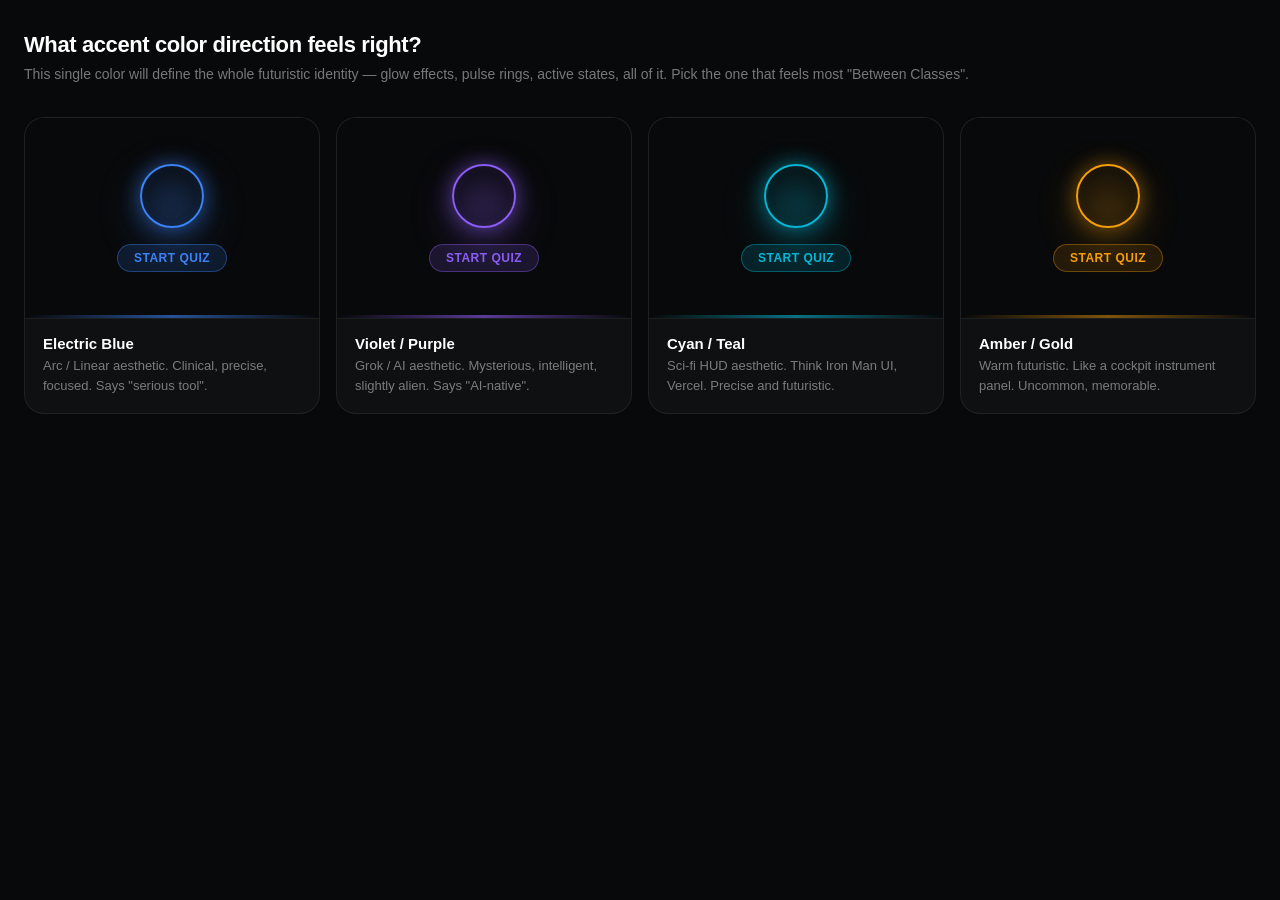
<file: .superpowers/brainstorm/33822-1775921447/content/accent-color.html>
<!DOCTYPE html>
<html lang="en">
<head>
<meta charset="UTF-8">
<meta name="viewport" content="width=device-width, initial-scale=1">
<title>Accent Color Direction</title>
<style>
  * { box-sizing: border-box; margin: 0; padding: 0; }
  body {
    background: #08090a;
    color: #fff;
    font-family: -apple-system, 'Inter', sans-serif;
    padding: 32px 24px 60px;
    min-height: 100vh;
  }
  h2 { font-size: 22px; font-weight: 700; letter-spacing: -0.4px; margin-bottom: 6px; }
  .subtitle { color: rgba(255,255,255,0.45); font-size: 14px; margin-bottom: 32px; line-height: 1.5; }

  .cards {
    display: grid;
    grid-template-columns: repeat(auto-fit, minmax(260px, 1fr));
    gap: 16px;
  }
  .card {
    background: #0f1011;
    border: 1px solid rgba(255,255,255,0.07);
    border-radius: 20px;
    overflow: hidden;
    cursor: pointer;
    transition: all 0.2s ease;
  }
  .card:hover { border-color: rgba(255,255,255,0.15); transform: translateY(-2px); }
  .card.selected { border-width: 2px; }

  .card-preview {
    height: 200px;
    display: flex;
    flex-direction: column;
    align-items: center;
    justify-content: center;
    position: relative;
    overflow: hidden;
    gap: 16px;
  }

  /* OPTION A — Electric Blue (Arc/Linear style) */
  .preview-a { background: #08090a; }
  .preview-a .glow {
    width: 90px; height: 90px; border-radius: 50%;
    background: radial-gradient(circle, #3b82f6 0%, transparent 70%);
    opacity: 0.5;
    position: absolute;
    top: 50%; left: 50%; transform: translate(-50%, -60%);
    filter: blur(20px);
  }
  .preview-a .ring {
    width: 64px; height: 64px; border-radius: 50%;
    border: 2px solid #3b82f6;
    box-shadow: 0 0 20px rgba(59,130,246,0.5), inset 0 0 10px rgba(59,130,246,0.1);
    z-index: 1;
  }
  .preview-a .pill {
    background: rgba(59,130,246,0.15);
    border: 1px solid rgba(59,130,246,0.4);
    color: #3b82f6;
    padding: 6px 16px;
    border-radius: 100px;
    font-size: 12px;
    font-weight: 600;
    letter-spacing: 0.5px;
    z-index: 1;
  }
  .preview-a .bar {
    position: absolute; bottom: 0; left: 0; right: 0;
    height: 3px;
    background: linear-gradient(90deg, transparent, #3b82f6, transparent);
    opacity: 0.6;
  }

  /* OPTION B — Violet/Purple (Grok/AI style) */
  .preview-b { background: #08090a; }
  .preview-b .glow {
    width: 90px; height: 90px; border-radius: 50%;
    background: radial-gradient(circle, #8b5cf6 0%, transparent 70%);
    opacity: 0.5;
    position: absolute;
    top: 50%; left: 50%; transform: translate(-50%, -60%);
    filter: blur(20px);
  }
  .preview-b .ring {
    width: 64px; height: 64px; border-radius: 50%;
    border: 2px solid #8b5cf6;
    box-shadow: 0 0 20px rgba(139,92,246,0.5), inset 0 0 10px rgba(139,92,246,0.1);
    z-index: 1;
  }
  .preview-b .pill {
    background: rgba(139,92,246,0.15);
    border: 1px solid rgba(139,92,246,0.4);
    color: #8b5cf6;
    padding: 6px 16px;
    border-radius: 100px;
    font-size: 12px;
    font-weight: 600;
    letter-spacing: 0.5px;
    z-index: 1;
  }
  .preview-b .bar {
    position: absolute; bottom: 0; left: 0; right: 0;
    height: 3px;
    background: linear-gradient(90deg, transparent, #8b5cf6, transparent);
    opacity: 0.6;
  }

  /* OPTION C — Cyan/Teal (HUD/terminal style) */
  .preview-c { background: #08090a; }
  .preview-c .glow {
    width: 90px; height: 90px; border-radius: 50%;
    background: radial-gradient(circle, #06b6d4 0%, transparent 70%);
    opacity: 0.5;
    position: absolute;
    top: 50%; left: 50%; transform: translate(-50%, -60%);
    filter: blur(20px);
  }
  .preview-c .ring {
    width: 64px; height: 64px; border-radius: 50%;
    border: 2px solid #06b6d4;
    box-shadow: 0 0 20px rgba(6,182,212,0.5), inset 0 0 10px rgba(6,182,212,0.1);
    z-index: 1;
  }
  .preview-c .pill {
    background: rgba(6,182,212,0.15);
    border: 1px solid rgba(6,182,212,0.4);
    color: #06b6d4;
    padding: 6px 16px;
    border-radius: 100px;
    font-size: 12px;
    font-weight: 600;
    letter-spacing: 0.5px;
    z-index: 1;
  }
  .preview-c .bar {
    position: absolute; bottom: 0; left: 0; right: 0;
    height: 3px;
    background: linear-gradient(90deg, transparent, #06b6d4, transparent);
    opacity: 0.6;
  }

  /* OPTION D — Amber/Orange (warm futuristic) */
  .preview-d { background: #08090a; }
  .preview-d .glow {
    width: 90px; height: 90px; border-radius: 50%;
    background: radial-gradient(circle, #f59e0b 0%, transparent 70%);
    opacity: 0.4;
    position: absolute;
    top: 50%; left: 50%; transform: translate(-50%, -60%);
    filter: blur(20px);
  }
  .preview-d .ring {
    width: 64px; height: 64px; border-radius: 50%;
    border: 2px solid #f59e0b;
    box-shadow: 0 0 20px rgba(245,158,11,0.4), inset 0 0 10px rgba(245,158,11,0.08);
    z-index: 1;
  }
  .preview-d .pill {
    background: rgba(245,158,11,0.12);
    border: 1px solid rgba(245,158,11,0.35);
    color: #f59e0b;
    padding: 6px 16px;
    border-radius: 100px;
    font-size: 12px;
    font-weight: 600;
    letter-spacing: 0.5px;
    z-index: 1;
  }
  .preview-d .bar {
    position: absolute; bottom: 0; left: 0; right: 0;
    height: 3px;
    background: linear-gradient(90deg, transparent, #f59e0b, transparent);
    opacity: 0.5;
  }

  .card-body {
    padding: 16px 18px 18px;
    border-top: 1px solid rgba(255,255,255,0.06);
  }
  .card-body h3 { font-size: 15px; font-weight: 600; margin-bottom: 4px; }
  .card-body p { font-size: 13px; color: rgba(255,255,255,0.45); line-height: 1.5; }

  .card.selected-a { border-color: #3b82f6; }
  .card.selected-b { border-color: #8b5cf6; }
  .card.selected-c { border-color: #06b6d4; }
  .card.selected-d { border-color: #f59e0b; }

  .selected-indicator {
    position: fixed; bottom: 0; left: 0; right: 0;
    padding: 14px 24px;
    background: rgba(8,9,10,0.9);
    backdrop-filter: blur(12px);
    border-top: 1px solid rgba(255,255,255,0.08);
    font-size: 13px;
    color: rgba(255,255,255,0.5);
    text-align: center;
    display: none;
  }
  .selected-indicator.visible { display: block; }
</style>
</head>
<body>
<h2>What accent color direction feels right?</h2>
<p class="subtitle">This single color will define the whole futuristic identity — glow effects, pulse rings, active states, all of it. Pick the one that feels most "Between Classes".</p>

<div class="cards">
  <div class="card" data-choice="a" onclick="pick(this, 'a')">
    <div class="card-preview preview-a">
      <div class="glow"></div>
      <div class="ring"></div>
      <div class="pill">START QUIZ</div>
      <div class="bar"></div>
    </div>
    <div class="card-body">
      <h3>Electric Blue</h3>
      <p>Arc / Linear aesthetic. Clinical, precise, focused. Says "serious tool".</p>
    </div>
  </div>

  <div class="card" data-choice="b" onclick="pick(this, 'b')">
    <div class="card-preview preview-b">
      <div class="glow"></div>
      <div class="ring"></div>
      <div class="pill">START QUIZ</div>
      <div class="bar"></div>
    </div>
    <div class="card-body">
      <h3>Violet / Purple</h3>
      <p>Grok / AI aesthetic. Mysterious, intelligent, slightly alien. Says "AI-native".</p>
    </div>
  </div>

  <div class="card" data-choice="c" onclick="pick(this, 'c')">
    <div class="card-preview preview-c">
      <div class="glow"></div>
      <div class="ring"></div>
      <div class="pill">START QUIZ</div>
      <div class="bar"></div>
    </div>
    <div class="card-body">
      <h3>Cyan / Teal</h3>
      <p>Sci-fi HUD aesthetic. Think Iron Man UI, Vercel. Precise and futuristic.</p>
    </div>
  </div>

  <div class="card" data-choice="d" onclick="pick(this, 'd')">
    <div class="card-preview preview-d">
      <div class="glow"></div>
      <div class="ring"></div>
      <div class="pill">START QUIZ</div>
      <div class="bar"></div>
    </div>
    <div class="card-body">
      <h3>Amber / Gold</h3>
      <p>Warm futuristic. Like a cockpit instrument panel. Uncommon, memorable.</p>
    </div>
  </div>
</div>

<div class="selected-indicator" id="indicator"></div>

<script>
let current = null;
function pick(el, choice) {
  if (current) current.classList.remove('selected', 'selected-a','selected-b','selected-c','selected-d');
  el.classList.add('selected', 'selected-' + choice);
  current = el;
  const label = el.querySelector('h3').textContent;
  const ind = document.getElementById('indicator');
  ind.textContent = '✓ Selected: ' + label + ' — tell Claude in the terminal to continue';
  ind.classList.add('visible');
  // fire event if helper script is available
  if (typeof toggleSelect === 'function') toggleSelect(el);
}
</script>
</body>
</html>
</file>
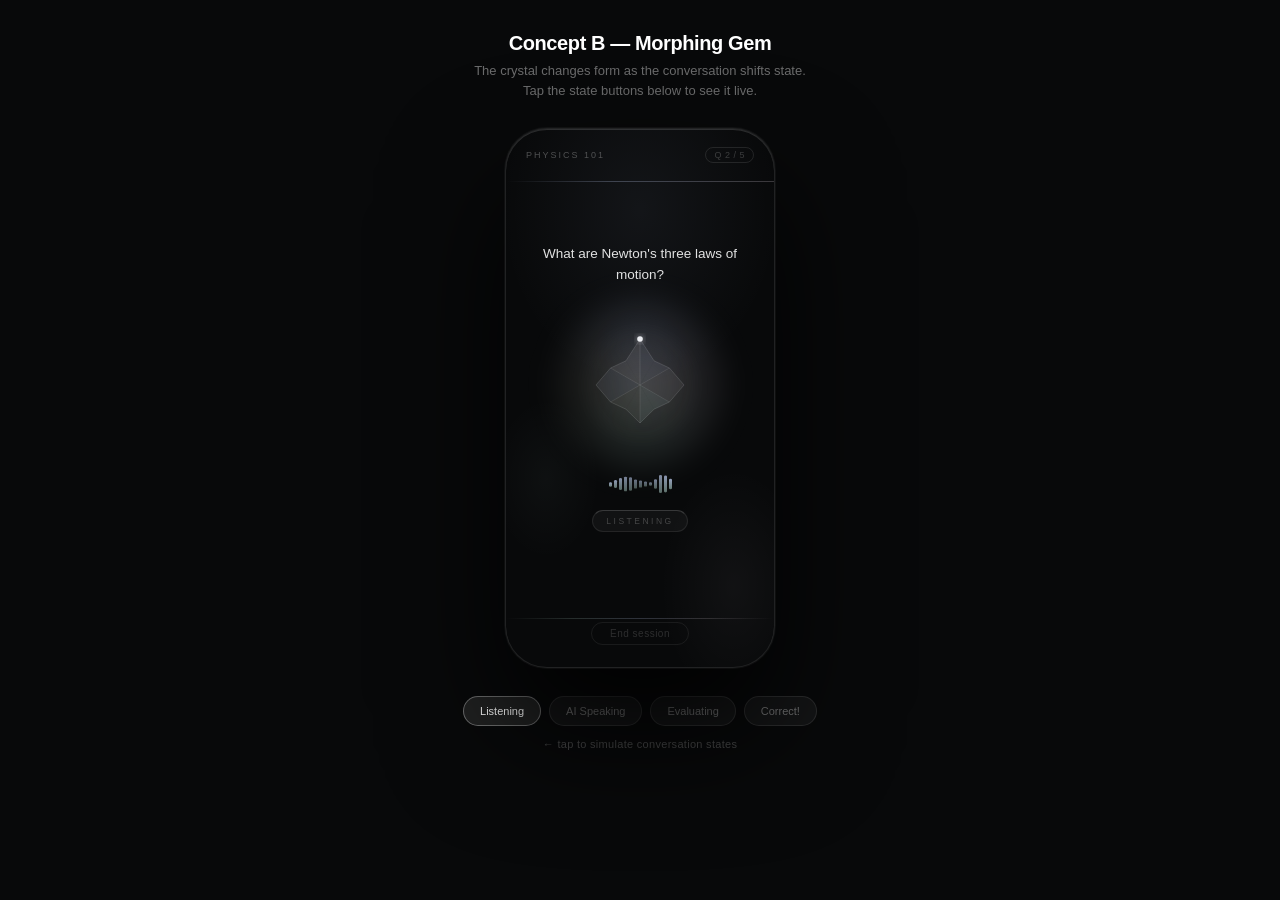
<file: .superpowers/brainstorm/33822-1775921447/content/morphing-gem.html>
<!DOCTYPE html>
<html lang="en">
<head>
<meta charset="UTF-8">
<meta name="viewport" content="width=device-width, initial-scale=1">
<title>Morphing Gem — Concept B Refined</title>
<style>
  * { box-sizing: border-box; margin: 0; padding: 0; }

  body {
    background: #08090a;
    color: #fff;
    font-family: -apple-system, 'Inter', sans-serif;
    display: flex;
    flex-direction: column;
    align-items: center;
    justify-content: flex-start;
    min-height: 100vh;
    padding: 32px 24px 60px;
  }

  h2 { font-size: 20px; font-weight: 700; letter-spacing: -0.4px; margin-bottom: 6px; text-align: center; }
  .subtitle { color: rgba(255,255,255,0.4); font-size: 13px; margin-bottom: 28px; text-align: center; line-height: 1.5; }

  /* Phone shell */
  .phone {
    width: 270px;
    height: 540px;
    background: #08090a;
    border-radius: 42px;
    border: 1px solid rgba(255,255,255,0.1);
    box-shadow:
      0 0 0 1px rgba(255,255,255,0.04),
      inset 0 1px 0 rgba(255,255,255,0.14),
      0 60px 120px rgba(0,0,0,0.85);
    overflow: hidden;
    position: relative;
    flex-shrink: 0;
  }

  /* Iridescent background mesh — shifts with state */
  .bg-mesh {
    position: absolute; inset: 0;
    transition: opacity 1.5s ease;
  }
  .bg-mesh-a {
    background:
      radial-gradient(ellipse 80% 50% at 50% 15%, rgba(200,215,255,0.06) 0%, transparent 65%),
      radial-gradient(ellipse 50% 40% at 85% 85%, rgba(255,240,255,0.04) 0%, transparent 55%),
      radial-gradient(ellipse 40% 30% at 15% 65%, rgba(210,255,240,0.03) 0%, transparent 50%);
    animation: mesh-drift 10s ease-in-out infinite alternate;
  }
  @keyframes mesh-drift {
    0%   { opacity: 0.6; transform: scale(1); }
    100% { opacity: 1; transform: scale(1.04); }
  }

  /* Top chrome */
  .top-bar {
    position: absolute; top: 0; left: 0; right: 0;
    padding: 18px 20px 14px;
    display: flex; justify-content: space-between; align-items: center;
    z-index: 10;
    border-bottom: 1px solid rgba(255,255,255,0);
  }
  .subject-label {
    font-size: 9px; letter-spacing: 2px;
    color: rgba(255,255,255,0.28); font-weight: 500;
  }
  .q-badge {
    font-size: 9px; color: rgba(255,255,255,0.2);
    border: 1px solid rgba(255,255,255,0.1);
    padding: 2px 8px; border-radius: 100px;
    letter-spacing: 0.5px;
  }

  /* Iridescent divider line */
  .irid-line {
    position: absolute; top: 52px; left: 0; right: 0; height: 1px;
    background: linear-gradient(90deg,
      transparent 0%,
      rgba(200,215,255,0.25) 20%,
      rgba(255,240,255,0.2) 50%,
      rgba(210,255,240,0.25) 80%,
      transparent 100%
    );
    z-index: 10;
    animation: irid-shift 6s linear infinite;
    background-size: 200% 100%;
  }
  @keyframes irid-shift {
    0%   { background-position: 0% 0%; }
    100% { background-position: 200% 0%; }
  }

  /* Center content */
  .center {
    position: absolute; inset: 0;
    display: flex; flex-direction: column;
    align-items: center; justify-content: center;
    gap: 0;
    padding: 60px 20px 80px;
    z-index: 5;
  }

  .question-text {
    font-size: 13.5px; font-weight: 500;
    color: rgba(255,255,255,0.88);
    text-align: center; line-height: 1.55;
    margin-bottom: 32px;
    min-height: 54px;
    transition: opacity 0.4s ease;
  }

  /* Gem wrapper */
  .gem-wrap {
    position: relative;
    width: 110px; height: 110px;
    margin-bottom: 28px;
    flex-shrink: 0;
  }

  /* Iridescent ambient glow behind gem */
  .gem-glow {
    position: absolute;
    inset: -24px;
    border-radius: 50%;
    background: conic-gradient(from 0deg at 50% 50%,
      rgba(200,215,255,0.15) 0%,
      rgba(255,240,255,0.10) 90deg,
      rgba(210,255,240,0.12) 180deg,
      rgba(255,250,215,0.08) 270deg,
      rgba(200,215,255,0.15) 360deg
    );
    filter: blur(18px);
    animation: glow-spin 12s linear infinite;
    transition: opacity 0.8s ease;
  }
  @keyframes glow-spin { to { transform: rotate(360deg); } }

  /* Second, smaller inner glow */
  .gem-glow-inner {
    position: absolute;
    inset: -8px;
    border-radius: 50%;
    background: radial-gradient(circle, rgba(255,255,255,0.12) 0%, transparent 70%);
    filter: blur(8px);
    transition: opacity 0.6s ease;
  }

  #gem-svg {
    width: 110px; height: 110px;
    overflow: visible;
  }

  /* Waveform */
  .waveform {
    display: flex; align-items: center; gap: 2.5px;
    height: 32px;
    margin-bottom: 10px;
  }
  .waveform .bar {
    width: 2.5px; border-radius: 100px;
    background: linear-gradient(180deg,
      rgba(200,215,255,0.8) 0%,
      rgba(210,255,240,0.5) 100%
    );
    transform-origin: center;
    transition: transform 0.08s ease, opacity 0.08s ease;
  }

  /* State label */
  .state-chip {
    font-size: 8.5px; letter-spacing: 2.5px;
    color: rgba(255,255,255,0.22);
    background: rgba(255,255,255,0.04);
    border: 1px solid rgba(255,255,255,0.08);
    border-top-color: rgba(255,255,255,0.16);
    padding: 5px 13px; border-radius: 100px;
    transition: color 0.4s ease;
  }

  /* Bottom chrome */
  .bottom-bar {
    position: absolute; bottom: 0; left: 0; right: 0;
    padding: 10px 20px 22px;
    display: flex; justify-content: center;
    z-index: 10;
  }
  .end-btn {
    font-size: 10px; color: rgba(255,255,255,0.15);
    letter-spacing: 0.5px;
    border: 1px solid rgba(255,255,255,0.07);
    border-radius: 100px; padding: 5px 18px;
  }
  .irid-line-bottom {
    position: absolute; bottom: 48px; left: 0; right: 0; height: 1px;
    background: linear-gradient(90deg,
      transparent 0%,
      rgba(210,255,240,0.15) 25%,
      rgba(200,215,255,0.2) 50%,
      rgba(255,240,255,0.15) 75%,
      transparent 100%
    );
    z-index: 10;
  }

  /* State buttons below phone */
  .state-controls {
    margin-top: 28px;
    display: flex; gap: 8px; flex-wrap: wrap; justify-content: center;
  }
  .state-btn {
    font-size: 11px; font-weight: 500;
    color: rgba(255,255,255,0.4);
    background: rgba(255,255,255,0.05);
    border: 1px solid rgba(255,255,255,0.1);
    border-radius: 100px; padding: 8px 16px;
    cursor: pointer; transition: all 0.2s ease;
  }
  .state-btn:hover { background: rgba(255,255,255,0.09); color: rgba(255,255,255,0.7); }
  .state-btn.active {
    background: rgba(255,255,255,0.1);
    border-color: rgba(255,255,255,0.35);
    color: #fff;
  }
  .controls-label {
    font-size: 11px; color: rgba(255,255,255,0.25);
    text-align: center; margin-top: 12px; letter-spacing: 0.3px;
  }
</style>
</head>
<body>

<h2>Concept B — Morphing Gem</h2>
<p class="subtitle">The crystal changes form as the conversation shifts state.<br>Tap the state buttons below to see it live.</p>

<div class="phone">
  <div class="bg-mesh bg-mesh-a"></div>

  <div class="top-bar">
    <div class="subject-label">PHYSICS 101</div>
    <div class="q-badge">Q 2 / 5</div>
  </div>
  <div class="irid-line"></div>

  <div class="center">
    <div class="question-text" id="q-text">
      What are Newton's three laws of motion?
    </div>

    <div class="gem-wrap">
      <div class="gem-glow"></div>
      <div class="gem-glow-inner"></div>
      <svg id="gem-svg" viewBox="0 0 110 110" fill="none" xmlns="http://www.w3.org/2000/svg">
        <!-- faces drawn by JS -->
        <g id="gem-faces"></g>
        <!-- edges drawn by JS -->
        <g id="gem-edges"></g>
        <!-- specular highlights -->
        <g id="gem-specs"></g>
      </svg>
    </div>

    <div class="waveform" id="waveform">
      <div class="bar" style="height:5px"></div>
      <div class="bar" style="height:10px"></div>
      <div class="bar" style="height:18px"></div>
      <div class="bar" style="height:26px"></div>
      <div class="bar" style="height:30px"></div>
      <div class="bar" style="height:24px"></div>
      <div class="bar" style="height:20px"></div>
      <div class="bar" style="height:14px"></div>
      <div class="bar" style="height:8px"></div>
      <div class="bar" style="height:18px"></div>
      <div class="bar" style="height:28px"></div>
      <div class="bar" style="height:22px"></div>
      <div class="bar" style="height:12px"></div>
    </div>

    <div class="state-chip" id="state-chip">LISTENING</div>
  </div>

  <div class="irid-line-bottom"></div>
  <div class="bottom-bar">
    <div class="end-btn">End session</div>
  </div>
</div>

<div class="state-controls">
  <button class="state-btn active" onclick="setState('listening')">Listening</button>
  <button class="state-btn" onclick="setState('speaking')">AI Speaking</button>
  <button class="state-btn" onclick="setState('evaluating')">Evaluating</button>
  <button class="state-btn" onclick="setState('correct')">Correct!</button>
</div>
<div class="controls-label">← tap to simulate conversation states</div>

<script>
const CX = 55, CY = 55, R = 46;

// All shapes use 12 outer vertices for smooth morphing
// Each vertex: [x, y] relative to 110x110 viewbox, center at 55,55
function polarPts(angles, radii) {
  return angles.map((a, i) => {
    const rad = (a - 90) * Math.PI / 180;
    const r = Array.isArray(radii) ? radii[i] : radii;
    return [CX + Math.cos(rad) * r, CY + Math.sin(rad) * r];
  });
}

const N = 12;
const angles = Array.from({length: N}, (_, i) => i * (360/N));

// Shape definitions (outer radii per vertex)
const SHAPES = {
  gem: polarPts(angles, [
    42, 38, 48, 38, 42, 34, // top half - pointy top
    34, 38, 48, 38, 42, 38  // lower half
  ]),
  sphere: polarPts(angles, 44),
  diamond: polarPts(angles, [
    46, 32, 22, 32, 46, 36,
    46, 36, 22, 36, 46, 32
  ]),
  cube: polarPts(angles, [
    40, 44, 40, 44, 40, 44,
    40, 44, 40, 44, 40, 44
  ]),
};

// Better gem shape - proper cut gem with pointed top
const GEM_RADII_FINE = [
  46, // top - tallest
  28, 34,
  44, // widest equator
  34, 28,
  38, // bottom not as pointed
  28, 34,
  44,
  34, 28
];
SHAPES.gem = polarPts(angles, GEM_RADII_FINE);

// Diamond - very pointy top and bottom
const DIAMOND_RADII = [
  48, 22, 18, 22, 48, 26,
  22, 26, 48, 22, 18, 22
];
SHAPES.diamond = polarPts(angles, DIAMOND_RADII);

// Burst/correct - star-like
const BURST_RADII = [
  46, 24, 44, 24, 46, 24,
  44, 24, 46, 24, 44, 24
];
SHAPES.correct = polarPts(angles, BURST_RADII);

// Face color sets per state (iridescent but subtle)
const FACE_COLORS = {
  listening: [
    'rgba(200,215,255,0.08)', 'rgba(255,240,255,0.06)',
    'rgba(210,255,240,0.09)', 'rgba(255,250,215,0.05)',
    'rgba(200,215,255,0.07)', 'rgba(255,240,255,0.08)',
  ],
  speaking: [
    'rgba(240,240,255,0.10)', 'rgba(215,235,255,0.08)',
    'rgba(200,215,255,0.12)', 'rgba(215,255,240,0.08)',
    'rgba(240,240,255,0.10)', 'rgba(200,215,255,0.09)',
  ],
  evaluating: [
    'rgba(255,245,220,0.07)', 'rgba(240,220,255,0.08)',
    'rgba(220,240,255,0.10)', 'rgba(255,240,240,0.06)',
    'rgba(240,255,240,0.09)', 'rgba(255,245,220,0.07)',
  ],
  correct: [
    'rgba(240,255,240,0.12)', 'rgba(215,255,230,0.09)',
    'rgba(240,255,255,0.11)', 'rgba(215,255,215,0.08)',
    'rgba(240,255,240,0.12)', 'rgba(220,255,230,0.10)',
  ],
};

const EDGE_OPACITY = {
  listening: 0.18,
  speaking: 0.22,
  evaluating: 0.20,
  correct: 0.28,
};

const GLOW_SCALE = {
  listening: 1.0,
  speaking: 1.15,
  evaluating: 0.9,
  correct: 1.3,
};

const STATE_LABELS = {
  listening: 'LISTENING',
  speaking: 'AI SPEAKING',
  evaluating: 'EVALUATING',
  correct: 'CORRECT',
};

const Q_TEXTS = {
  listening: 'What are Newton\'s three laws of motion?',
  speaking: 'Great start — the first law is inertia. Can you describe the second?',
  evaluating: 'Evaluating your answer…',
  correct: 'Excellent! 3/3 correct.',
};

// Animation state
let currentPts = SHAPES.gem.map(p => [...p]);
let targetPts = SHAPES.gem.map(p => [...p]);
let morphT = 1.0;
let morphDuration = 700; // ms
let morphStart = 0;
let currentState = 'listening';

function lerp(a, b, t) { return a + (b - a) * t; }
function easeInOut(t) { return t < 0.5 ? 2*t*t : -1+(4-2*t)*t; }

function startMorph(shape) {
  targetPts = SHAPES[shape].map(p => [...p]);
  morphStart = performance.now();
  morphT = 0;
}

function tick(now) {
  if (morphT < 1) {
    const elapsed = now - morphStart;
    morphT = Math.min(elapsed / morphDuration, 1);
    const t = easeInOut(morphT);
    currentPts = currentPts.map((p, i) => [
      lerp(p[0], targetPts[i][0], t),
      lerp(p[1], targetPts[i][1], t),
    ]);
    if (morphT >= 1) currentPts = targetPts.map(p => [...p]);
    renderGem();
  }

  // Animate waveform
  animateWave(now);
  requestAnimationFrame(tick);
}

function renderGem() {
  const colors = FACE_COLORS[currentState];
  const edgeOp = EDGE_OPACITY[currentState];
  const pts = currentPts;
  const n = pts.length;

  // Build faces: triangles from center to each consecutive pair
  let facesHTML = '';
  for (let i = 0; i < n; i++) {
    const a = pts[i];
    const b = pts[(i+1) % n];
    const colorIdx = Math.floor(i / 2) % colors.length;
    const d = `M ${CX},${CY} L ${a[0]},${a[1]} L ${b[0]},${b[1]} Z`;
    facesHTML += `<path d="${d}" fill="${colors[colorIdx]}"/>`;
  }

  // Edges: outer polygon + spokes from center to top vertices
  let edgesHTML = '';
  // Outer polygon
  const outerD = pts.map((p, i) => `${i===0?'M':'L'} ${p[0]},${p[1]}`).join(' ') + ' Z';
  edgesHTML += `<path d="${outerD}" fill="none" stroke="rgba(255,255,255,${edgeOp})" stroke-width="0.7"/>`;

  // Internal spokes to every other vertex (gives facet feel)
  for (let i = 0; i < n; i += 2) {
    const p = pts[i];
    const dist = Math.sqrt((p[0]-CX)**2 + (p[1]-CY)**2);
    const op = (edgeOp * dist / 46).toFixed(3);
    edgesHTML += `<line x1="${CX}" y1="${CY}" x2="${p[0]}" y2="${p[1]}" stroke="rgba(255,255,255,${op})" stroke-width="0.5"/>`;
  }

  // Equator lines (connecting every 3rd vertex across)
  for (let i = 0; i < 3; i++) {
    const a = pts[i * 4];
    const b = pts[(i * 4 + 6) % n];
    edgesHTML += `<line x1="${a[0]}" y1="${a[1]}" x2="${b[0]}" y2="${b[1]}" stroke="rgba(255,255,255,${(edgeOp*0.5).toFixed(3)})" stroke-width="0.35"/>`;
  }

  // Specular: bright dot at topmost point
  let topPt = pts[0];
  for (const p of pts) { if (p[1] < topPt[1]) topPt = p; }
  const specsHTML = `
    <circle cx="${topPt[0]}" cy="${topPt[1]}" r="2.8" fill="rgba(255,255,255,0.92)"/>
    <circle cx="${topPt[0]}" cy="${topPt[1]}" r="5" fill="rgba(255,255,255,0.18)" filter="url(#blur2)"/>
  `;

  document.getElementById('gem-faces').innerHTML = facesHTML;
  document.getElementById('gem-edges').innerHTML = edgesHTML;
  document.getElementById('gem-specs').innerHTML = specsHTML;

  // Add filter def if not present
  const svg = document.getElementById('gem-svg');
  if (!svg.querySelector('defs')) {
    svg.insertAdjacentHTML('afterbegin', `<defs>
      <filter id="blur2"><feGaussianBlur stdDeviation="2"/></filter>
    </defs>`);
  }
}

// Waveform animation
const wvBars = document.querySelectorAll('.waveform .bar');
const baseHeights = [5, 10, 18, 26, 30, 24, 20, 14, 8, 18, 28, 22, 12];
let waveActive = true;

function animateWave(now) {
  if (!waveActive) {
    wvBars.forEach(b => b.style.transform = 'scaleY(0.2)');
    return;
  }
  wvBars.forEach((bar, i) => {
    const phase = (now / 800 + i * 0.38) % (Math.PI * 2);
    const scale = 0.35 + 0.65 * (0.5 + 0.5 * Math.sin(phase));
    bar.style.transform = `scaleY(${scale.toFixed(3)})`;
    bar.style.opacity = (0.4 + 0.6 * scale).toFixed(3);
  });
}

// Auto-morph cycle
let autoMorphIdx = 0;
const morphCycle = ['gem', 'sphere', 'diamond', 'gem', 'cube', 'gem'];
let autoMorphTimer;

function scheduleNextMorph() {
  const delay = 2200 + Math.random() * 800;
  autoMorphTimer = setTimeout(() => {
    autoMorphIdx = (autoMorphIdx + 1) % morphCycle.length;
    startMorph(morphCycle[autoMorphIdx]);
    scheduleNextMorph();
  }, delay);
}

function setState(state) {
  if (state === currentState) return;
  currentState = state;

  // Update buttons
  document.querySelectorAll('.state-btn').forEach(b => {
    b.classList.toggle('active', b.textContent.toLowerCase().startsWith(state.split('_')[0]));
  });

  // Update UI text
  document.getElementById('state-chip').textContent = STATE_LABELS[state];
  document.getElementById('q-text').textContent = Q_TEXTS[state];

  // Update waveform visibility
  waveActive = (state === 'listening' || state === 'speaking');

  // Trigger morph
  clearTimeout(autoMorphTimer);
  const shapeMap = {
    listening: 'gem',
    speaking: 'diamond',
    evaluating: 'cube',
    correct: 'correct',
  };
  autoMorphIdx = 0;
  morphDuration = state === 'correct' ? 400 : 700;
  startMorph(shapeMap[state]);

  // Resume auto-morph for listening/speaking
  if (state === 'listening' || state === 'speaking') {
    setTimeout(scheduleNextMorph, 2000);
  }
}

// Init
renderGem();
requestAnimationFrame(tick);
scheduleNextMorph();
</script>
</body>
</html>
</file>
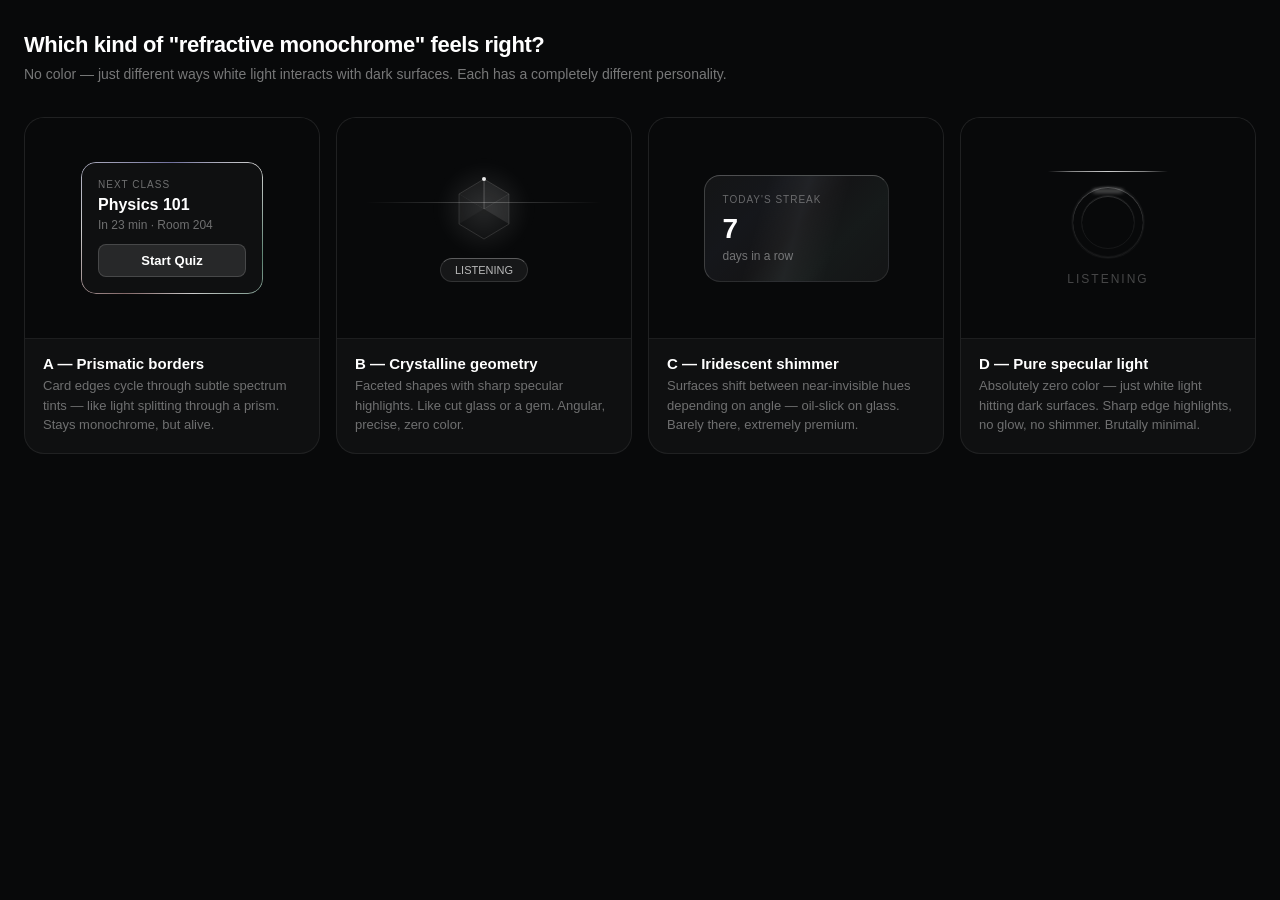
<file: .superpowers/brainstorm/33822-1775921447/content/refractive-direction.html>
<!DOCTYPE html>
<html lang="en">
<head>
<meta charset="UTF-8">
<meta name="viewport" content="width=device-width, initial-scale=1">
<title>Refractive Monochrome Direction</title>
<style>
  * { box-sizing: border-box; margin: 0; padding: 0; }
  body {
    background: #08090a;
    color: #fff;
    font-family: -apple-system, 'Inter', sans-serif;
    padding: 32px 24px 80px;
    min-height: 100vh;
  }
  h2 { font-size: 22px; font-weight: 700; letter-spacing: -0.4px; margin-bottom: 6px; }
  .subtitle { color: rgba(255,255,255,0.45); font-size: 14px; margin-bottom: 32px; line-height: 1.5; }

  .cards {
    display: grid;
    grid-template-columns: repeat(auto-fit, minmax(280px, 1fr));
    gap: 16px;
  }
  .card {
    background: #0f1011;
    border: 1px solid rgba(255,255,255,0.07);
    border-radius: 20px;
    overflow: hidden;
    cursor: pointer;
    transition: all 0.25s ease;
  }
  .card:hover { transform: translateY(-2px); border-color: rgba(255,255,255,0.15); }
  .card.selected { border-color: rgba(255,255,255,0.6); border-width: 2px; }

  .card-preview {
    height: 220px;
    display: flex;
    flex-direction: column;
    align-items: center;
    justify-content: center;
    position: relative;
    overflow: hidden;
    gap: 14px;
    background: #08090a;
  }

  /* A — Prismatic edge: card borders cycle through spectrum tints subtly */
  .preview-a {
    background: #08090a;
  }
  .preview-a .prismatic-card {
    width: 180px;
    background: #0f1011;
    border-radius: 14px;
    padding: 16px;
    position: relative;
    z-index: 1;
  }
  .preview-a .prismatic-card::before {
    content: '';
    position: absolute; inset: -1px;
    border-radius: 15px;
    background: conic-gradient(from 0deg,
      rgba(180,180,255,0.6) 0%,
      rgba(255,255,255,0.8) 15%,
      rgba(180,255,220,0.5) 30%,
      rgba(255,255,255,0.8) 45%,
      rgba(255,200,200,0.5) 60%,
      rgba(255,255,255,0.8) 75%,
      rgba(180,180,255,0.6) 100%
    );
    -webkit-mask: linear-gradient(#fff 0 0) content-box, linear-gradient(#fff 0 0);
    -webkit-mask-composite: destination-out;
    mask-composite: exclude;
    padding: 1px;
    z-index: 0;
  }
  .preview-a .prismatic-card .label { font-size: 10px; letter-spacing: 1px; color: rgba(255,255,255,0.4); margin-bottom: 6px; }
  .preview-a .prismatic-card .subject { font-size: 16px; font-weight: 600; color: #fff; margin-bottom: 4px; }
  .preview-a .prismatic-card .sub { font-size: 12px; color: rgba(255,255,255,0.4); margin-bottom: 12px; }
  .preview-a .prismatic-card .btn {
    background: rgba(255,255,255,0.1);
    border: 1px solid rgba(255,255,255,0.15);
    color: #fff;
    border-radius: 8px;
    padding: 8px 0;
    text-align: center;
    font-size: 13px;
    font-weight: 600;
    width: 100%;
  }
  .preview-a .tag { font-size: 11px; color: rgba(255,255,255,0.35); letter-spacing: 0.5px; }

  /* B — Crystalline geometry: angular facets, sharp specular highlights */
  .preview-b { background: #08090a; }
  .preview-b .crystal {
    position: relative;
    width: 70px; height: 70px;
    z-index: 1;
  }
  .preview-b .crystal svg { width: 100%; height: 100%; }
  .preview-b .crystal-glow {
    position: absolute; inset: -12px;
    background: radial-gradient(circle, rgba(255,255,255,0.12) 0%, transparent 70%);
    border-radius: 50%;
    filter: blur(6px);
  }
  .preview-b .chip {
    background: rgba(255,255,255,0.06);
    border: 1px solid rgba(255,255,255,0.12);
    border-top-color: rgba(255,255,255,0.3);
    color: rgba(255,255,255,0.7);
    padding: 5px 14px;
    border-radius: 100px;
    font-size: 11px;
    font-weight: 500;
    z-index: 1;
  }
  .preview-b .facet-line {
    position: absolute;
    background: linear-gradient(90deg, transparent, rgba(255,255,255,0.25), transparent);
    height: 1px;
    width: 80%;
    top: 38%;
  }

  /* C — Iridescent shimmer: surface has oil-slick hue-shift, stays almost white */
  .preview-c { background: #08090a; }
  .preview-c .shimmer-card {
    width: 185px;
    border-radius: 16px;
    padding: 18px;
    position: relative;
    overflow: hidden;
    background: linear-gradient(135deg,
      rgba(255,255,255,0.05) 0%,
      rgba(200,210,255,0.07) 30%,
      rgba(255,240,255,0.05) 50%,
      rgba(210,255,240,0.07) 70%,
      rgba(255,255,255,0.05) 100%
    );
    border: 1px solid rgba(255,255,255,0.1);
    border-top-color: rgba(255,255,255,0.25);
    border-left-color: rgba(255,255,255,0.18);
  }
  .preview-c .shimmer-card::after {
    content: '';
    position: absolute;
    inset: 0;
    background: linear-gradient(105deg,
      transparent 30%,
      rgba(255,255,255,0.04) 45%,
      rgba(230,240,255,0.06) 50%,
      rgba(255,255,255,0.04) 55%,
      transparent 70%
    );
    pointer-events: none;
  }
  .preview-c .label { font-size: 10px; letter-spacing: 1px; color: rgba(255,255,255,0.35); margin-bottom: 8px; }
  .preview-c .value { font-size: 28px; font-weight: 700; color: #fff; letter-spacing: -1px; margin-bottom: 4px; }
  .preview-c .sub { font-size: 12px; color: rgba(255,255,255,0.4); }

  /* D — Pure specular: no color at all, just sharp geometric light on dark */
  .preview-d { background: #08090a; }
  .preview-d .specular-ring {
    width: 72px; height: 72px; border-radius: 50%;
    border: 1px solid rgba(255,255,255,0.08);
    position: relative;
    z-index: 1;
    box-shadow:
      0 0 0 1px rgba(255,255,255,0.03),
      inset 0 1px 0 rgba(255,255,255,0.25),
      inset 0 -1px 0 rgba(255,255,255,0.04);
  }
  .preview-d .specular-ring::before {
    content: '';
    position: absolute;
    top: 3px; left: 50%; transform: translateX(-50%);
    width: 30px; height: 2px;
    background: rgba(255,255,255,0.6);
    border-radius: 100px;
    filter: blur(2px);
  }
  .preview-d .specular-ring::after {
    content: '';
    position: absolute;
    inset: 8px; border-radius: 50%;
    border: 1px solid rgba(255,255,255,0.06);
    box-shadow: inset 0 1px 0 rgba(255,255,255,0.15);
  }
  .preview-d .specular-text {
    font-size: 12px; color: rgba(255,255,255,0.25);
    letter-spacing: 2px;
    font-weight: 500;
    z-index: 1;
  }
  .preview-d .specular-line {
    width: 120px; height: 1px;
    background: linear-gradient(90deg,
      transparent,
      rgba(255,255,255,0.5) 20%,
      rgba(255,255,255,0.8) 50%,
      rgba(255,255,255,0.5) 80%,
      transparent
    );
    z-index: 1;
  }

  .card-body {
    padding: 16px 18px 18px;
    border-top: 1px solid rgba(255,255,255,0.06);
  }
  .card-body h3 { font-size: 15px; font-weight: 600; margin-bottom: 4px; }
  .card-body p { font-size: 13px; color: rgba(255,255,255,0.4); line-height: 1.5; }

  .selected-indicator {
    position: fixed; bottom: 0; left: 0; right: 0;
    padding: 14px 24px;
    background: rgba(8,9,10,0.95);
    backdrop-filter: blur(12px);
    border-top: 1px solid rgba(255,255,255,0.08);
    font-size: 13px;
    color: rgba(255,255,255,0.5);
    text-align: center;
    display: none;
  }
  .selected-indicator.visible { display: block; }
</style>
</head>
<body>
<h2>Which kind of "refractive monochrome" feels right?</h2>
<p class="subtitle">No color — just different ways white light interacts with dark surfaces. Each has a completely different personality.</p>

<div class="cards">

  <div class="card" data-choice="a" onclick="pick(this,'a')">
    <div class="card-preview preview-a">
      <div class="prismatic-card">
        <div class="label">NEXT CLASS</div>
        <div class="subject">Physics 101</div>
        <div class="sub">In 23 min · Room 204</div>
        <div class="btn">Start Quiz</div>
      </div>
    </div>
    <div class="card-body">
      <h3>A — Prismatic borders</h3>
      <p>Card edges cycle through subtle spectrum tints — like light splitting through a prism. Stays monochrome, but alive.</p>
    </div>
  </div>

  <div class="card" data-choice="b" onclick="pick(this,'b')">
    <div class="card-preview preview-b">
      <div class="facet-line"></div>
      <div class="crystal">
        <div class="crystal-glow"></div>
        <svg viewBox="0 0 70 70" fill="none" xmlns="http://www.w3.org/2000/svg">
          <polygon points="35,5 60,20 60,50 35,65 10,50 10,20" fill="none" stroke="rgba(255,255,255,0.12)" stroke-width="1"/>
          <polygon points="35,5 60,20 35,35" fill="rgba(255,255,255,0.07)"/>
          <polygon points="35,5 10,20 35,35" fill="rgba(255,255,255,0.04)"/>
          <polygon points="60,20 60,50 35,35" fill="rgba(255,255,255,0.09)"/>
          <polygon points="10,20 10,50 35,35" fill="rgba(255,255,255,0.03)"/>
          <line x1="35" y1="5" x2="35" y2="35" stroke="rgba(255,255,255,0.3)" stroke-width="0.75"/>
          <line x1="60" y1="20" x2="35" y2="35" stroke="rgba(255,255,255,0.15)" stroke-width="0.5"/>
          <line x1="10" y1="20" x2="35" y2="35" stroke="rgba(255,255,255,0.08)" stroke-width="0.5"/>
          <!-- specular highlight at top vertex -->
          <circle cx="35" cy="5" r="2" fill="rgba(255,255,255,0.9)"/>
        </svg>
      </div>
      <div class="chip">LISTENING</div>
    </div>
    <div class="card-body">
      <h3>B — Crystalline geometry</h3>
      <p>Faceted shapes with sharp specular highlights. Like cut glass or a gem. Angular, precise, zero color.</p>
    </div>
  </div>

  <div class="card" data-choice="c" onclick="pick(this,'c')">
    <div class="card-preview preview-c">
      <div class="shimmer-card">
        <div class="label">TODAY'S STREAK</div>
        <div class="value">7</div>
        <div class="sub">days in a row</div>
      </div>
    </div>
    <div class="card-body">
      <h3>C — Iridescent shimmer</h3>
      <p>Surfaces shift between near-invisible hues depending on angle — oil-slick on glass. Barely there, extremely premium.</p>
    </div>
  </div>

  <div class="card" data-choice="d" onclick="pick(this,'d')">
    <div class="card-preview preview-d">
      <div class="specular-line"></div>
      <div class="specular-ring"></div>
      <div class="specular-text">LISTENING</div>
    </div>
    <div class="card-body">
      <h3>D — Pure specular light</h3>
      <p>Absolutely zero color — just white light hitting dark surfaces. Sharp edge highlights, no glow, no shimmer. Brutally minimal.</p>
    </div>
  </div>

</div>

<div class="selected-indicator" id="indicator"></div>

<script>
let current = null;
function pick(el, choice) {
  if (current) current.classList.remove('selected');
  el.classList.add('selected');
  current = el;
  const label = el.querySelector('h3').textContent;
  const ind = document.getElementById('indicator');
  ind.textContent = '✓ ' + label + ' — tell Claude in the terminal to continue';
  ind.classList.add('visible');
  if (typeof toggleSelect === 'function') toggleSelect(el);
}
</script>
</body>
</html>
</file>
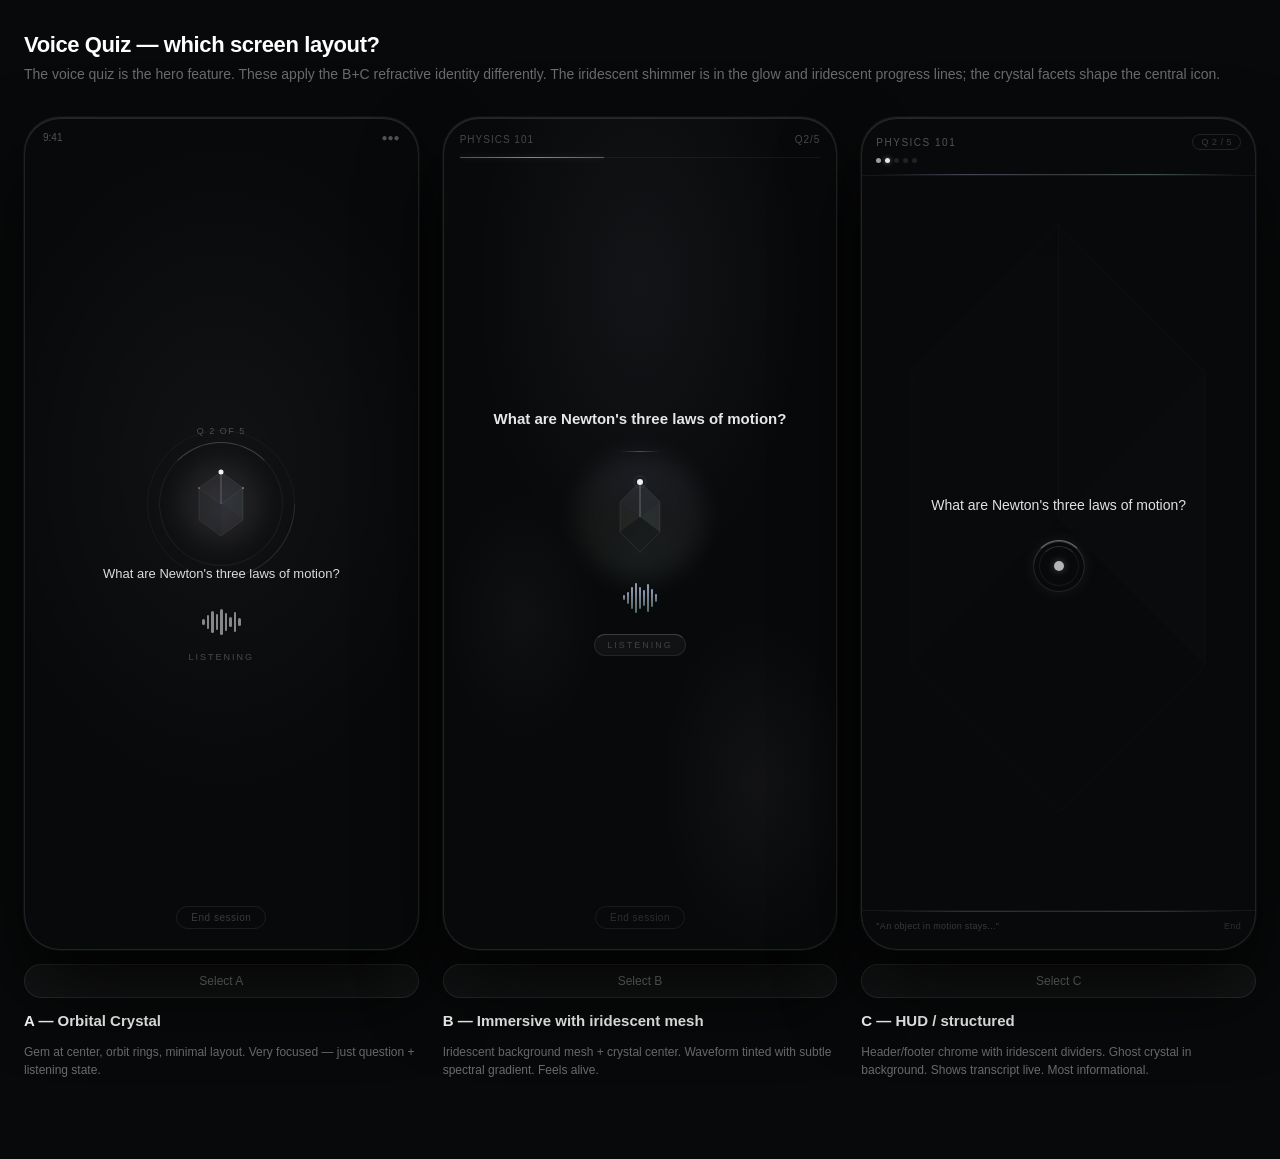
<file: .superpowers/brainstorm/33822-1775921447/content/voice-quiz-concept.html>
<!DOCTYPE html>
<html lang="en">
<head>
<meta charset="UTF-8">
<meta name="viewport" content="width=device-width, initial-scale=1">
<title>Voice Quiz Screen Direction</title>
<style>
  * { box-sizing: border-box; margin: 0; padding: 0; }
  body {
    background: #08090a;
    color: #fff;
    font-family: -apple-system, 'Inter', sans-serif;
    padding: 32px 24px 80px;
  }
  h2 { font-size: 22px; font-weight: 700; letter-spacing: -0.4px; margin-bottom: 6px; }
  .subtitle { color: rgba(255,255,255,0.4); font-size: 14px; margin-bottom: 32px; line-height: 1.5; }

  .phones {
    display: grid;
    grid-template-columns: repeat(auto-fit, minmax(230px, 1fr));
    gap: 24px;
    align-items: start;
  }

  .phone-wrap { display: flex; flex-direction: column; gap: 14px; }
  .phone-label { font-size: 15px; font-weight: 600; }
  .phone-sub { font-size: 12px; color: rgba(255,255,255,0.4); line-height: 1.5; }

  .phone {
    width: 100%;
    aspect-ratio: 9/19;
    background: #08090a;
    border-radius: 36px;
    border: 1px solid rgba(255,255,255,0.1);
    box-shadow:
      0 0 0 1px rgba(255,255,255,0.04),
      inset 0 1px 0 rgba(255,255,255,0.12),
      0 40px 80px rgba(0,0,0,0.8);
    overflow: hidden;
    position: relative;
    cursor: pointer;
    transition: transform 0.25s ease, box-shadow 0.25s ease;
  }
  .phone:hover { transform: translateY(-4px); box-shadow: 0 0 0 1px rgba(255,255,255,0.08), inset 0 1px 0 rgba(255,255,255,0.15), 0 60px 100px rgba(0,0,0,0.9); }
  .phone.selected { box-shadow: 0 0 0 2px rgba(255,255,255,0.5), inset 0 1px 0 rgba(255,255,255,0.2), 0 40px 80px rgba(0,0,0,0.8); }

  /* ─── CONCEPT A: Orbital Crystal ─── */
  .concept-a {
    display: flex; flex-direction: column;
    align-items: center; justify-content: center;
    height: 100%; padding: 20px 16px;
    position: relative;
    background: radial-gradient(ellipse 60% 40% at 50% 42%, rgba(255,255,255,0.04) 0%, transparent 100%);
  }
  .concept-a .status-bar {
    position: absolute; top: 14px; left: 0; right: 0;
    display: flex; justify-content: space-between; padding: 0 18px;
    font-size: 10px; color: rgba(255,255,255,0.3); font-weight: 500;
  }
  .concept-a .q-counter {
    font-size: 9px; letter-spacing: 1.5px; color: rgba(255,255,255,0.25);
    margin-bottom: 28px; margin-top: 20px;
  }
  .concept-a .gem {
    width: 80px; height: 80px; position: relative; margin-bottom: 20px;
    flex-shrink: 0;
  }
  .concept-a .gem svg { width: 100%; height: 100%; }
  .concept-a .gem-glow {
    position: absolute; inset: -16px;
    background: radial-gradient(circle, rgba(200,210,255,0.12) 0%, rgba(255,240,255,0.06) 40%, transparent 70%);
    border-radius: 50%;
    filter: blur(8px);
    animation: breathe 3s ease-in-out infinite;
  }
  @keyframes breathe {
    0%, 100% { opacity: 0.6; transform: scale(0.95); }
    50% { opacity: 1; transform: scale(1.05); }
  }
  .concept-a .orbit-ring {
    position: absolute; inset: -22px;
    border-radius: 50%;
    border: 1px solid rgba(255,255,255,0.06);
    border-top-color: rgba(255,255,255,0.2);
  }
  .concept-a .orbit-ring-2 {
    position: absolute; inset: -34px;
    border-radius: 50%;
    border: 1px solid rgba(255,255,255,0.04);
    border-right-color: rgba(255,255,255,0.12);
    transform: rotate(45deg);
  }
  .concept-a .question {
    font-size: 13px; font-weight: 500;
    text-align: center; color: rgba(255,255,255,0.85);
    line-height: 1.55; margin-bottom: 24px;
    padding: 0 4px;
  }
  .concept-a .waveform {
    display: flex; align-items: center; gap: 2px;
    height: 28px; margin-bottom: 16px;
  }
  .concept-a .waveform span {
    width: 2.5px; border-radius: 100px;
    background: rgba(255,255,255,0.5);
    animation: wave 1.2s ease-in-out infinite;
  }
  .concept-a .waveform span:nth-child(1) { height: 6px; animation-delay: 0s; }
  .concept-a .waveform span:nth-child(2) { height: 14px; animation-delay: 0.1s; }
  .concept-a .waveform span:nth-child(3) { height: 22px; animation-delay: 0.2s; }
  .concept-a .waveform span:nth-child(4) { height: 16px; animation-delay: 0.3s; }
  .concept-a .waveform span:nth-child(5) { height: 26px; animation-delay: 0.15s; }
  .concept-a .waveform span:nth-child(6) { height: 18px; animation-delay: 0.25s; }
  .concept-a .waveform span:nth-child(7) { height: 10px; animation-delay: 0.35s; }
  .concept-a .waveform span:nth-child(8) { height: 20px; animation-delay: 0.05s; }
  .concept-a .waveform span:nth-child(9) { height: 8px; animation-delay: 0.4s; }
  @keyframes wave {
    0%, 100% { transform: scaleY(0.4); opacity: 0.4; }
    50% { transform: scaleY(1); opacity: 1; }
  }
  .concept-a .listen-label {
    font-size: 9px; letter-spacing: 2px; color: rgba(255,255,255,0.25);
  }
  .concept-a .end-btn {
    position: absolute; bottom: 20px;
    font-size: 10px; color: rgba(255,255,255,0.2);
    letter-spacing: 0.5px;
    border: 1px solid rgba(255,255,255,0.08);
    border-radius: 100px; padding: 5px 14px;
  }

  /* ─── CONCEPT B: Full Immersion ─── */
  .concept-b {
    display: flex; flex-direction: column;
    height: 100%; position: relative; overflow: hidden;
  }
  .concept-b .bg-mesh {
    position: absolute; inset: 0;
    background:
      radial-gradient(ellipse 70% 60% at 50% 20%, rgba(210,220,255,0.05) 0%, transparent 60%),
      radial-gradient(ellipse 50% 40% at 80% 80%, rgba(255,240,255,0.04) 0%, transparent 50%),
      radial-gradient(ellipse 40% 30% at 20% 60%, rgba(210,255,240,0.03) 0%, transparent 50%);
  }
  .concept-b .top-bar {
    padding: 16px 16px 0;
    display: flex; justify-content: space-between; align-items: center;
    position: relative; z-index: 2;
  }
  .concept-b .top-bar span { font-size: 10px; color: rgba(255,255,255,0.25); letter-spacing: 1px; }
  .concept-b .progress-track {
    position: relative; z-index: 2;
    margin: 12px 16px 0;
    height: 1px;
    background: rgba(255,255,255,0.06);
  }
  .concept-b .progress-fill {
    height: 100%; width: 40%;
    background: linear-gradient(90deg,
      rgba(200,210,255,0.3),
      rgba(255,240,255,0.5),
      rgba(210,255,240,0.3)
    );
    box-shadow: 0 0 6px rgba(255,255,255,0.2);
  }
  .concept-b .main {
    flex: 1; display: flex; flex-direction: column;
    align-items: center; justify-content: center;
    padding: 16px; position: relative; z-index: 2;
    gap: 20px;
  }
  .concept-b .big-question {
    font-size: 15px; font-weight: 600;
    text-align: center; line-height: 1.5;
    color: rgba(255,255,255,0.9);
  }
  .concept-b .divider {
    width: 40px; height: 1px;
    background: linear-gradient(90deg, transparent, rgba(255,255,255,0.25), transparent);
  }
  .concept-b .crystal-cluster {
    position: relative; width: 90px; height: 90px;
  }
  .concept-b .crystal-cluster svg { width: 100%; height: 100%; }
  .concept-b .irid-glow {
    position: absolute; inset: -20px; border-radius: 50%;
    background: conic-gradient(from 0deg at 50% 50%,
      rgba(200,210,255,0.08) 0%,
      rgba(255,240,255,0.06) 90deg,
      rgba(210,255,240,0.08) 180deg,
      rgba(255,255,220,0.05) 270deg,
      rgba(200,210,255,0.08) 360deg
    );
    filter: blur(12px);
    animation: irid-spin 8s linear infinite;
  }
  @keyframes irid-spin { to { transform: rotate(360deg); } }
  .concept-b .waveform-row {
    display: flex; align-items: center; gap: 2px; height: 32px;
  }
  .concept-b .waveform-row span {
    width: 2px; border-radius: 100px;
    background: linear-gradient(180deg, rgba(200,215,255,0.7), rgba(210,255,240,0.4));
    animation: wave2 1.4s ease-in-out infinite;
  }
  .concept-b .waveform-row span:nth-child(1) { height: 5px; animation-delay: 0s; }
  .concept-b .waveform-row span:nth-child(2) { height: 12px; animation-delay: 0.08s; }
  .concept-b .waveform-row span:nth-child(3) { height: 22px; animation-delay: 0.16s; }
  .concept-b .waveform-row span:nth-child(4) { height: 30px; animation-delay: 0.24s; }
  .concept-b .waveform-row span:nth-child(5) { height: 22px; animation-delay: 0.32s; }
  .concept-b .waveform-row span:nth-child(6) { height: 16px; animation-delay: 0.24s; }
  .concept-b .waveform-row span:nth-child(7) { height: 28px; animation-delay: 0.16s; }
  .concept-b .waveform-row span:nth-child(8) { height: 18px; animation-delay: 0.08s; }
  .concept-b .waveform-row span:nth-child(9) { height: 8px; animation-delay: 0s; }
  @keyframes wave2 {
    0%, 100% { transform: scaleY(0.3); opacity: 0.35; }
    50% { transform: scaleY(1); opacity: 0.9; }
  }
  .concept-b .status-chip {
    font-size: 9px; letter-spacing: 2px; color: rgba(255,255,255,0.2);
    background: rgba(255,255,255,0.04);
    border: 1px solid rgba(255,255,255,0.08);
    border-top-color: rgba(255,255,255,0.18);
    padding: 5px 12px; border-radius: 100px;
  }
  .concept-b .bottom {
    padding: 0 16px 20px;
    position: relative; z-index: 2;
    display: flex; justify-content: center;
  }
  .concept-b .end-btn {
    font-size: 10px; color: rgba(255,255,255,0.15);
    letter-spacing: 0.5px; border: 1px solid rgba(255,255,255,0.07);
    border-radius: 100px; padding: 5px 14px;
  }

  /* ─── CONCEPT C: HUD Layers ─── */
  .concept-c {
    display: flex; flex-direction: column;
    height: 100%; position: relative;
  }
  .concept-c .hud-top {
    padding: 16px 14px 12px;
    border-bottom: 1px solid rgba(255,255,255,0.05);
    position: relative;
  }
  .concept-c .hud-top::after {
    content: '';
    position: absolute; bottom: 0; left: 14px; right: 14px; height: 1px;
    background: linear-gradient(90deg,
      transparent, rgba(200,215,255,0.3), rgba(255,240,255,0.2), rgba(210,255,240,0.3), transparent
    );
  }
  .concept-c .subject-row {
    display: flex; justify-content: space-between; align-items: center;
    margin-bottom: 8px;
  }
  .concept-c .subject-name { font-size: 10px; letter-spacing: 1.5px; color: rgba(255,255,255,0.3); }
  .concept-c .q-badge {
    font-size: 9px; color: rgba(255,255,255,0.2);
    border: 1px solid rgba(255,255,255,0.1); border-radius: 100px;
    padding: 2px 8px; letter-spacing: 0.5px;
  }
  .concept-c .progress-dots {
    display: flex; gap: 4px;
  }
  .concept-c .dot {
    width: 5px; height: 5px; border-radius: 50%;
    background: rgba(255,255,255,0.1);
  }
  .concept-c .dot.done { background: rgba(255,255,255,0.6); }
  .concept-c .dot.active {
    background: rgba(255,255,255,0.9);
    box-shadow: 0 0 5px rgba(220,230,255,0.5);
  }
  .concept-c .question-area {
    flex: 1; display: flex; flex-direction: column;
    align-items: center; justify-content: center; padding: 20px 14px;
    position: relative;
  }
  .concept-c .facet-bg {
    position: absolute; inset: 0; overflow: hidden; opacity: 0.4;
  }
  .concept-c .facet-bg svg { width: 100%; height: 100%; }
  .concept-c .q-text {
    font-size: 14px; font-weight: 500;
    color: rgba(255,255,255,0.88); text-align: center;
    line-height: 1.5; position: relative; z-index: 1;
    margin-bottom: 24px;
  }
  .concept-c .listen-ring {
    width: 52px; height: 52px; border-radius: 50%;
    border: 1px solid rgba(255,255,255,0.1);
    border-top-color: rgba(255,255,255,0.4);
    position: relative; z-index: 1;
    box-shadow: inset 0 1px 0 rgba(255,255,255,0.2), 0 0 16px rgba(200,215,255,0.08);
    display: flex; align-items: center; justify-content: center;
  }
  .concept-c .listen-ring::before {
    content: ''; position: absolute; inset: 5px;
    border-radius: 50%; border: 1px solid rgba(255,255,255,0.06);
    border-top-color: rgba(255,255,255,0.15);
  }
  .concept-c .mic-dot {
    width: 10px; height: 10px; border-radius: 50%;
    background: rgba(255,255,255,0.7);
    box-shadow: 0 0 8px rgba(220,230,255,0.3);
    animation: mic-pulse 2s ease-in-out infinite;
  }
  @keyframes mic-pulse {
    0%, 100% { opacity: 0.5; transform: scale(0.8); }
    50% { opacity: 1; transform: scale(1); }
  }
  .concept-c .hud-bottom {
    padding: 10px 14px 18px;
    border-top: 1px solid rgba(255,255,255,0.05);
    display: flex; align-items: center; justify-content: space-between;
    position: relative;
  }
  .concept-c .hud-bottom::before {
    content: '';
    position: absolute; top: 0; left: 14px; right: 14px; height: 1px;
    background: linear-gradient(90deg,
      transparent, rgba(200,215,255,0.2), rgba(255,240,255,0.15), rgba(210,255,240,0.2), transparent
    );
  }
  .concept-c .transcript {
    font-size: 9px; color: rgba(255,255,255,0.2);
    letter-spacing: 0.3px; max-width: 140px;
    white-space: nowrap; overflow: hidden;
    text-overflow: ellipsis;
  }
  .concept-c .end-btn {
    font-size: 9px; color: rgba(255,255,255,0.15);
    letter-spacing: 0.3px;
  }

  .phone-wrap .select-btn {
    background: rgba(255,255,255,0.05);
    border: 1px solid rgba(255,255,255,0.1);
    border-radius: 100px;
    padding: 9px 0;
    text-align: center;
    font-size: 12px; font-weight: 500;
    color: rgba(255,255,255,0.5);
    cursor: pointer;
    transition: all 0.2s;
    width: 100%;
  }
  .phone-wrap .select-btn:hover { background: rgba(255,255,255,0.08); color: rgba(255,255,255,0.7); }
  .phone-wrap.selected .select-btn {
    background: rgba(255,255,255,0.1);
    border-color: rgba(255,255,255,0.4);
    color: #fff;
  }

  .selected-indicator {
    position: fixed; bottom: 0; left: 0; right: 0;
    padding: 14px 24px;
    background: rgba(8,9,10,0.95); backdrop-filter: blur(12px);
    border-top: 1px solid rgba(255,255,255,0.07);
    font-size: 13px; color: rgba(255,255,255,0.5);
    text-align: center; display: none;
  }
  .selected-indicator.visible { display: block; }
</style>
</head>
<body>
<h2>Voice Quiz — which screen layout?</h2>
<p class="subtitle">The voice quiz is the hero feature. These apply the B+C refractive identity differently. The iridescent shimmer is in the glow and iridescent progress lines; the crystal facets shape the central icon.</p>

<div class="phones">

  <!-- A: Orbital Crystal -->
  <div class="phone-wrap" id="wrap-a">
    <div class="phone" id="phone-a" onclick="pick('a')">
      <div class="concept-a">
        <div class="status-bar"><span>9:41</span><span>●●●</span></div>
        <div class="q-counter">Q 2 OF 5</div>
        <div class="gem">
          <div class="gem-glow"></div>
          <div class="orbit-ring"></div>
          <div class="orbit-ring-2"></div>
          <svg viewBox="0 0 80 80" fill="none">
            <polygon points="40,8 62,24 62,56 40,72 18,56 18,24" fill="none" stroke="rgba(255,255,255,0.1)" stroke-width="0.75"/>
            <polygon points="40,8 62,24 40,40" fill="rgba(210,220,255,0.07)"/>
            <polygon points="40,8 18,24 40,40" fill="rgba(255,240,255,0.05)"/>
            <polygon points="62,24 62,56 40,40" fill="rgba(210,255,240,0.08)"/>
            <polygon points="18,24 18,56 40,40" fill="rgba(255,255,220,0.04)"/>
            <polygon points="40,72 62,56 40,40" fill="rgba(255,240,255,0.06)"/>
            <polygon points="40,72 18,56 40,40" fill="rgba(210,220,255,0.05)"/>
            <line x1="40" y1="8" x2="40" y2="40" stroke="rgba(255,255,255,0.35)" stroke-width="0.75"/>
            <line x1="62" y1="24" x2="40" y2="40" stroke="rgba(255,255,255,0.15)" stroke-width="0.5"/>
            <line x1="18" y1="24" x2="40" y2="40" stroke="rgba(255,255,255,0.1)" stroke-width="0.5"/>
            <circle cx="40" cy="8" r="2.5" fill="rgba(255,255,255,0.95)"/>
            <circle cx="62" cy="24" r="1" fill="rgba(255,255,255,0.4)"/>
            <circle cx="18" cy="24" r="1" fill="rgba(255,255,255,0.3)"/>
          </svg>
        </div>
        <div class="question">What are Newton's three laws of motion?</div>
        <div class="waveform">
          <span></span><span></span><span></span><span></span><span></span>
          <span></span><span></span><span></span><span></span>
        </div>
        <div class="listen-label">LISTENING</div>
        <div class="end-btn">End session</div>
      </div>
    </div>
    <div class="select-btn" onclick="pick('a')">Select A</div>
    <div class="phone-label">A — Orbital Crystal</div>
    <div class="phone-sub">Gem at center, orbit rings, minimal layout. Very focused — just question + listening state.</div>
  </div>

  <!-- B: Full Immersion -->
  <div class="phone-wrap" id="wrap-b">
    <div class="phone" id="phone-b" onclick="pick('b')">
      <div class="concept-b">
        <div class="bg-mesh"></div>
        <div class="top-bar">
          <span>PHYSICS 101</span>
          <span>Q2/5</span>
        </div>
        <div class="progress-track"><div class="progress-fill"></div></div>
        <div class="main">
          <div class="big-question">What are Newton's three laws of motion?</div>
          <div class="divider"></div>
          <div class="crystal-cluster">
            <div class="irid-glow"></div>
            <svg viewBox="0 0 90 90" fill="none">
              <!-- main crystal -->
              <polygon points="45,10 65,30 65,60 45,80 25,60 25,30" fill="none" stroke="rgba(255,255,255,0.1)" stroke-width="0.75"/>
              <polygon points="45,10 65,30 45,45" fill="rgba(210,225,255,0.08)"/>
              <polygon points="45,10 25,30 45,45" fill="rgba(255,240,255,0.06)"/>
              <polygon points="65,30 65,60 45,45" fill="rgba(210,255,240,0.09)"/>
              <polygon points="25,30 25,60 45,45" fill="rgba(255,255,220,0.05)"/>
              <line x1="45" y1="10" x2="45" y2="45" stroke="rgba(255,255,255,0.4)" stroke-width="0.8"/>
              <circle cx="45" cy="10" r="3" fill="rgba(255,255,255,0.95)"/>
              <circle cx="45" cy="10" r="6" fill="none" stroke="rgba(255,255,255,0.15)" stroke-width="0.5"/>
            </svg>
          </div>
          <div class="waveform-row">
            <span></span><span></span><span></span><span></span><span></span>
            <span></span><span></span><span></span><span></span>
          </div>
          <div class="status-chip">LISTENING</div>
        </div>
        <div class="bottom">
          <div class="end-btn">End session</div>
        </div>
      </div>
    </div>
    <div class="select-btn" onclick="pick('b')">Select B</div>
    <div class="phone-label">B — Immersive with iridescent mesh</div>
    <div class="phone-sub">Iridescent background mesh + crystal center. Waveform tinted with subtle spectral gradient. Feels alive.</div>
  </div>

  <!-- C: HUD Layers -->
  <div class="phone-wrap" id="wrap-c">
    <div class="phone" id="phone-c" onclick="pick('c')">
      <div class="concept-c">
        <div class="hud-top">
          <div class="subject-row">
            <div class="subject-name">PHYSICS 101</div>
            <div class="q-badge">Q 2 / 5</div>
          </div>
          <div class="progress-dots">
            <div class="dot done"></div>
            <div class="dot active"></div>
            <div class="dot"></div>
            <div class="dot"></div>
            <div class="dot"></div>
          </div>
        </div>
        <div class="question-area">
          <div class="facet-bg">
            <svg viewBox="0 0 200 300" fill="none" preserveAspectRatio="xMidYMid slice">
              <!-- faint background crystal facets -->
              <polygon points="100,20 160,80 160,200 100,260 40,200 40,80" fill="none" stroke="rgba(255,255,255,0.025)" stroke-width="1"/>
              <polygon points="100,20 160,80 100,140" fill="rgba(200,215,255,0.02)"/>
              <polygon points="100,20 40,80 100,140" fill="rgba(255,240,255,0.015)"/>
              <polygon points="160,80 160,200 100,140" fill="rgba(210,255,240,0.025)"/>
              <polygon points="40,80 40,200 100,140" fill="rgba(255,255,220,0.01)"/>
              <line x1="100" y1="20" x2="100" y2="140" stroke="rgba(255,255,255,0.06)" stroke-width="0.5"/>
            </svg>
          </div>
          <div class="q-text">What are Newton's three laws of motion?</div>
          <div class="listen-ring">
            <div class="mic-dot"></div>
          </div>
        </div>
        <div class="hud-bottom">
          <div class="transcript">"An object in motion stays..."</div>
          <div class="end-btn">End</div>
        </div>
      </div>
    </div>
    <div class="select-btn" onclick="pick('c')">Select C</div>
    <div class="phone-label">C — HUD / structured</div>
    <div class="phone-sub">Header/footer chrome with iridescent dividers. Ghost crystal in background. Shows transcript live. Most informational.</div>
  </div>

</div>

<div class="selected-indicator" id="indicator"></div>

<script>
let current = null;
function pick(id) {
  if (current) {
    document.getElementById('wrap-' + current).classList.remove('selected');
    document.getElementById('phone-' + current).classList.remove('selected');
  }
  document.getElementById('wrap-' + id).classList.add('selected');
  document.getElementById('phone-' + id).classList.add('selected');
  current = id;
  const label = document.querySelector('#wrap-' + id + ' .phone-label').textContent;
  const ind = document.getElementById('indicator');
  ind.textContent = '✓ ' + label + ' — tell Claude in the terminal to continue';
  ind.classList.add('visible');
}
</script>
</body>
</html>
</file>
